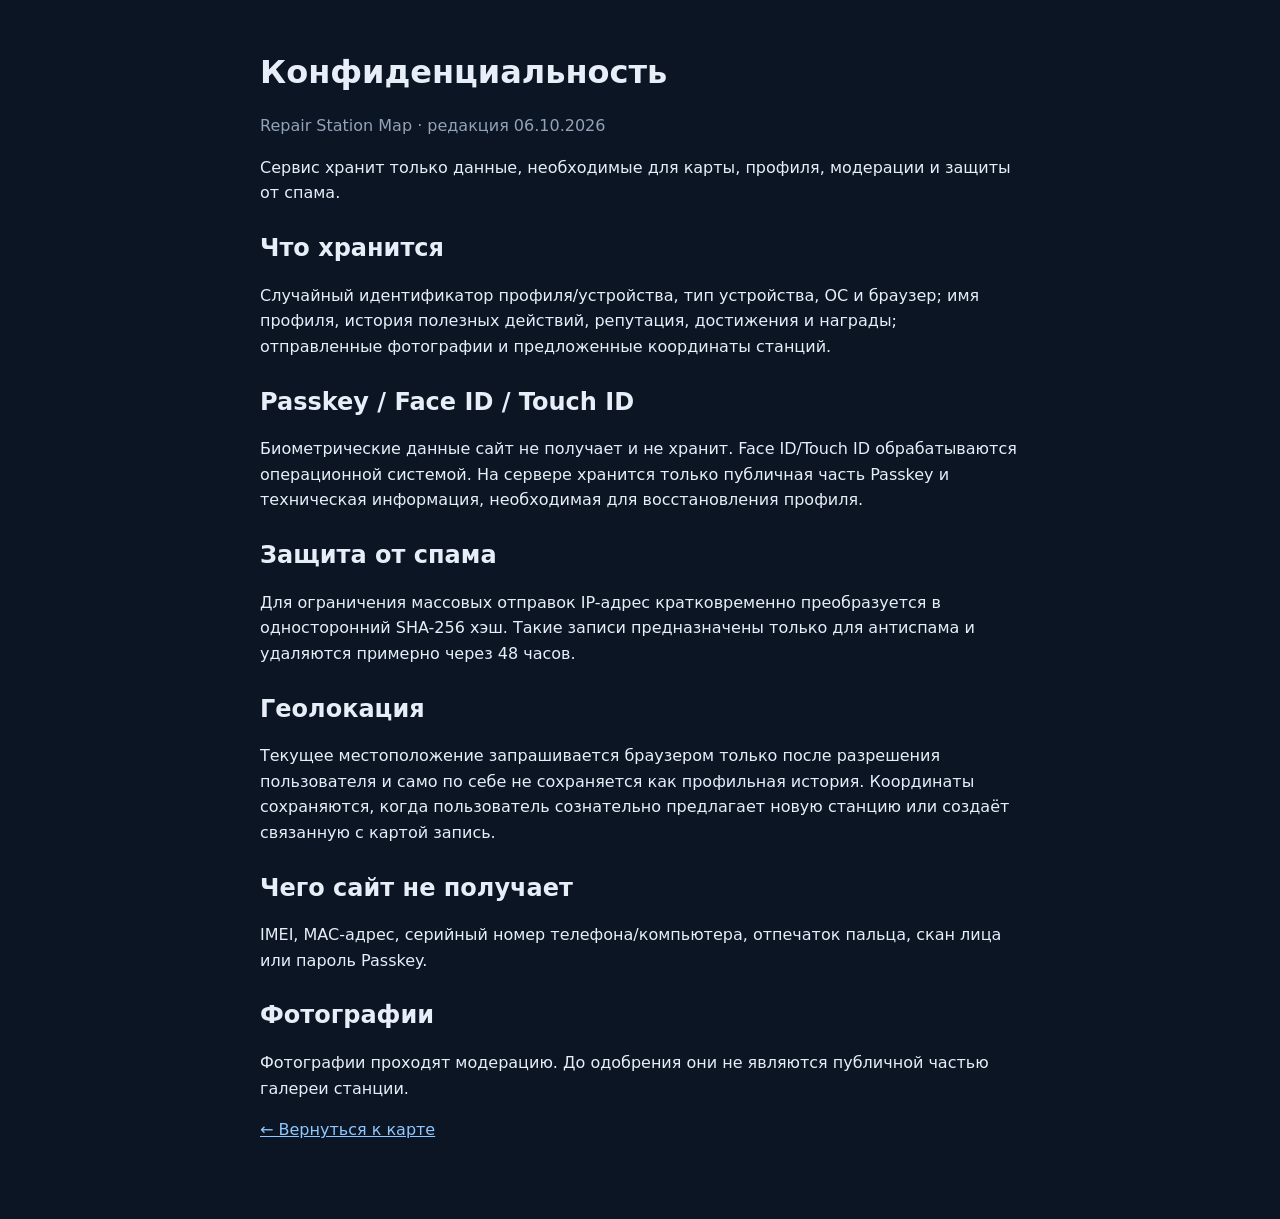
<file: privacy.html>
<!doctype html>
<html lang="ru"><head><meta charset="utf-8"><meta name="viewport" content="width=device-width,initial-scale=1">
<title>Конфиденциальность — Repair Station Map</title>
<style>body{margin:0;background:#0b1524;color:#e7eef8;font:16px/1.6 system-ui,-apple-system,sans-serif}main{max-width:760px;margin:auto;padding:32px 20px 60px}h1,h2{line-height:1.2}h2{margin-top:28px}a{color:#8fc7ff}.muted{color:#92a2b7}code{background:#ffffff0d;padding:2px 5px;border-radius:5px}</style></head><body><main>
<h1>Конфиденциальность</h1><p class="muted">Repair Station Map · редакция 06.10.2026</p>
<p>Сервис хранит только данные, необходимые для карты, профиля, модерации и защиты от спама.</p>
<h2>Что хранится</h2><p>Случайный идентификатор профиля/устройства, тип устройства, ОС и браузер; имя профиля, история полезных действий, репутация, достижения и награды; отправленные фотографии и предложенные координаты станций.</p>
<h2>Passkey / Face ID / Touch ID</h2><p>Биометрические данные сайт не получает и не хранит. Face ID/Touch ID обрабатываются операционной системой. На сервере хранится только публичная часть Passkey и техническая информация, необходимая для восстановления профиля.</p>
<h2>Защита от спама</h2><p>Для ограничения массовых отправок IP-адрес кратковременно преобразуется в односторонний SHA-256 хэш. Такие записи предназначены только для антиспама и удаляются примерно через 48 часов.</p>
<h2>Геолокация</h2><p>Текущее местоположение запрашивается браузером только после разрешения пользователя и само по себе не сохраняется как профильная история. Координаты сохраняются, когда пользователь сознательно предлагает новую станцию или создаёт связанную с картой запись.</p>
<h2>Чего сайт не получает</h2><p>IMEI, MAC-адрес, серийный номер телефона/компьютера, отпечаток пальца, скан лица или пароль Passkey.</p>
<h2>Фотографии</h2><p>Фотографии проходят модерацию. До одобрения они не являются публичной частью галереи станции.</p>
<p><a href="./">← Вернуться к карте</a></p>
</main></body></html>
</file>
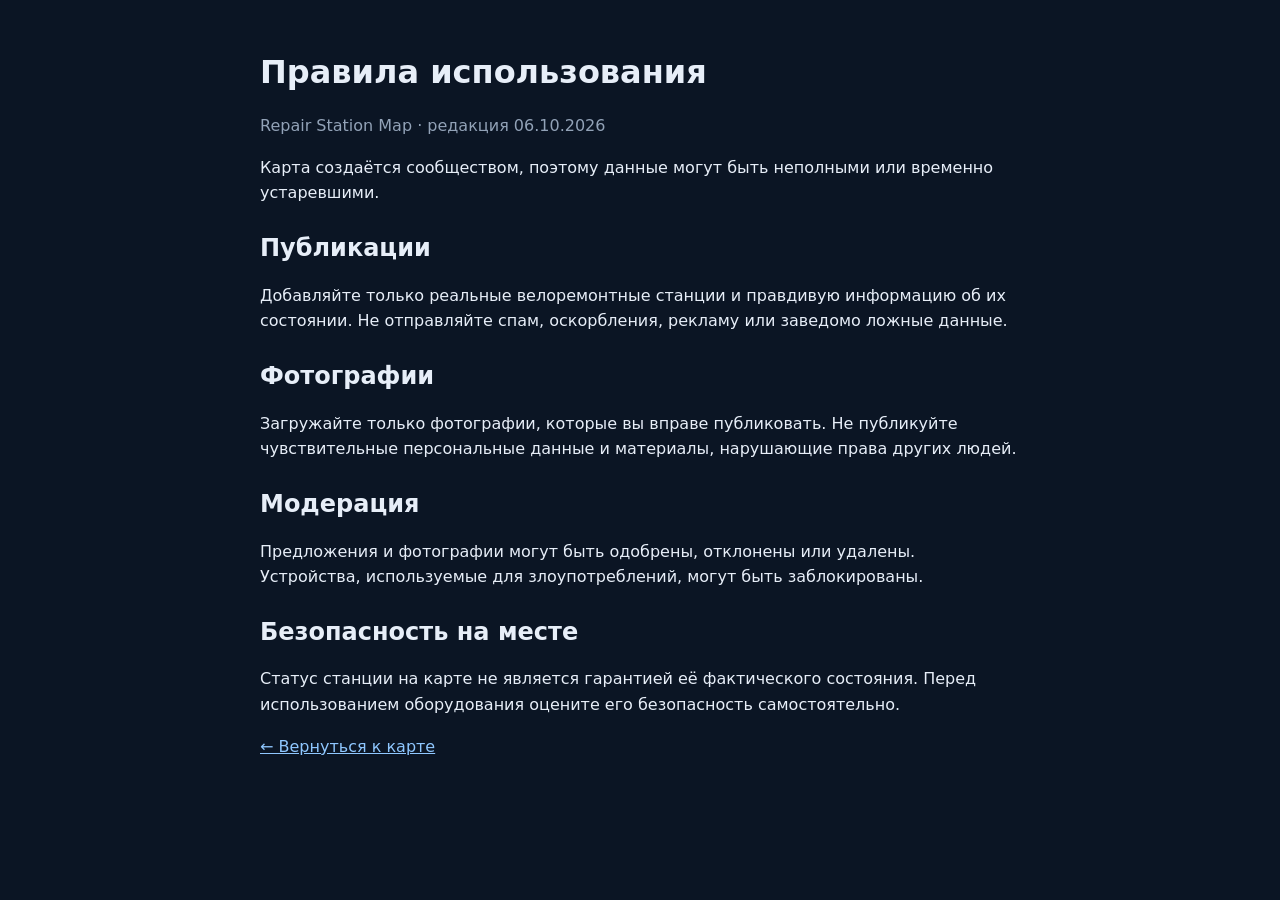
<file: terms.html>
<!doctype html>
<html lang="ru"><head><meta charset="utf-8"><meta name="viewport" content="width=device-width,initial-scale=1">
<title>Правила использования — Repair Station Map</title>
<style>body{margin:0;background:#0b1524;color:#e7eef8;font:16px/1.6 system-ui,-apple-system,sans-serif}main{max-width:760px;margin:auto;padding:32px 20px 60px}h1,h2{line-height:1.2}h2{margin-top:28px}a{color:#8fc7ff}.muted{color:#92a2b7}</style></head><body><main>
<h1>Правила использования</h1><p class="muted">Repair Station Map · редакция 06.10.2026</p>
<p>Карта создаётся сообществом, поэтому данные могут быть неполными или временно устаревшими.</p>
<h2>Публикации</h2><p>Добавляйте только реальные велоремонтные станции и правдивую информацию об их состоянии. Не отправляйте спам, оскорбления, рекламу или заведомо ложные данные.</p>
<h2>Фотографии</h2><p>Загружайте только фотографии, которые вы вправе публиковать. Не публикуйте чувствительные персональные данные и материалы, нарушающие права других людей.</p>
<h2>Модерация</h2><p>Предложения и фотографии могут быть одобрены, отклонены или удалены. Устройства, используемые для злоупотреблений, могут быть заблокированы.</p>
<h2>Безопасность на месте</h2><p>Статус станции на карте не является гарантией её фактического состояния. Перед использованием оборудования оцените его безопасность самостоятельно.</p>
<p><a href="./">← Вернуться к карте</a></p>
</main></body></html>
</file>
